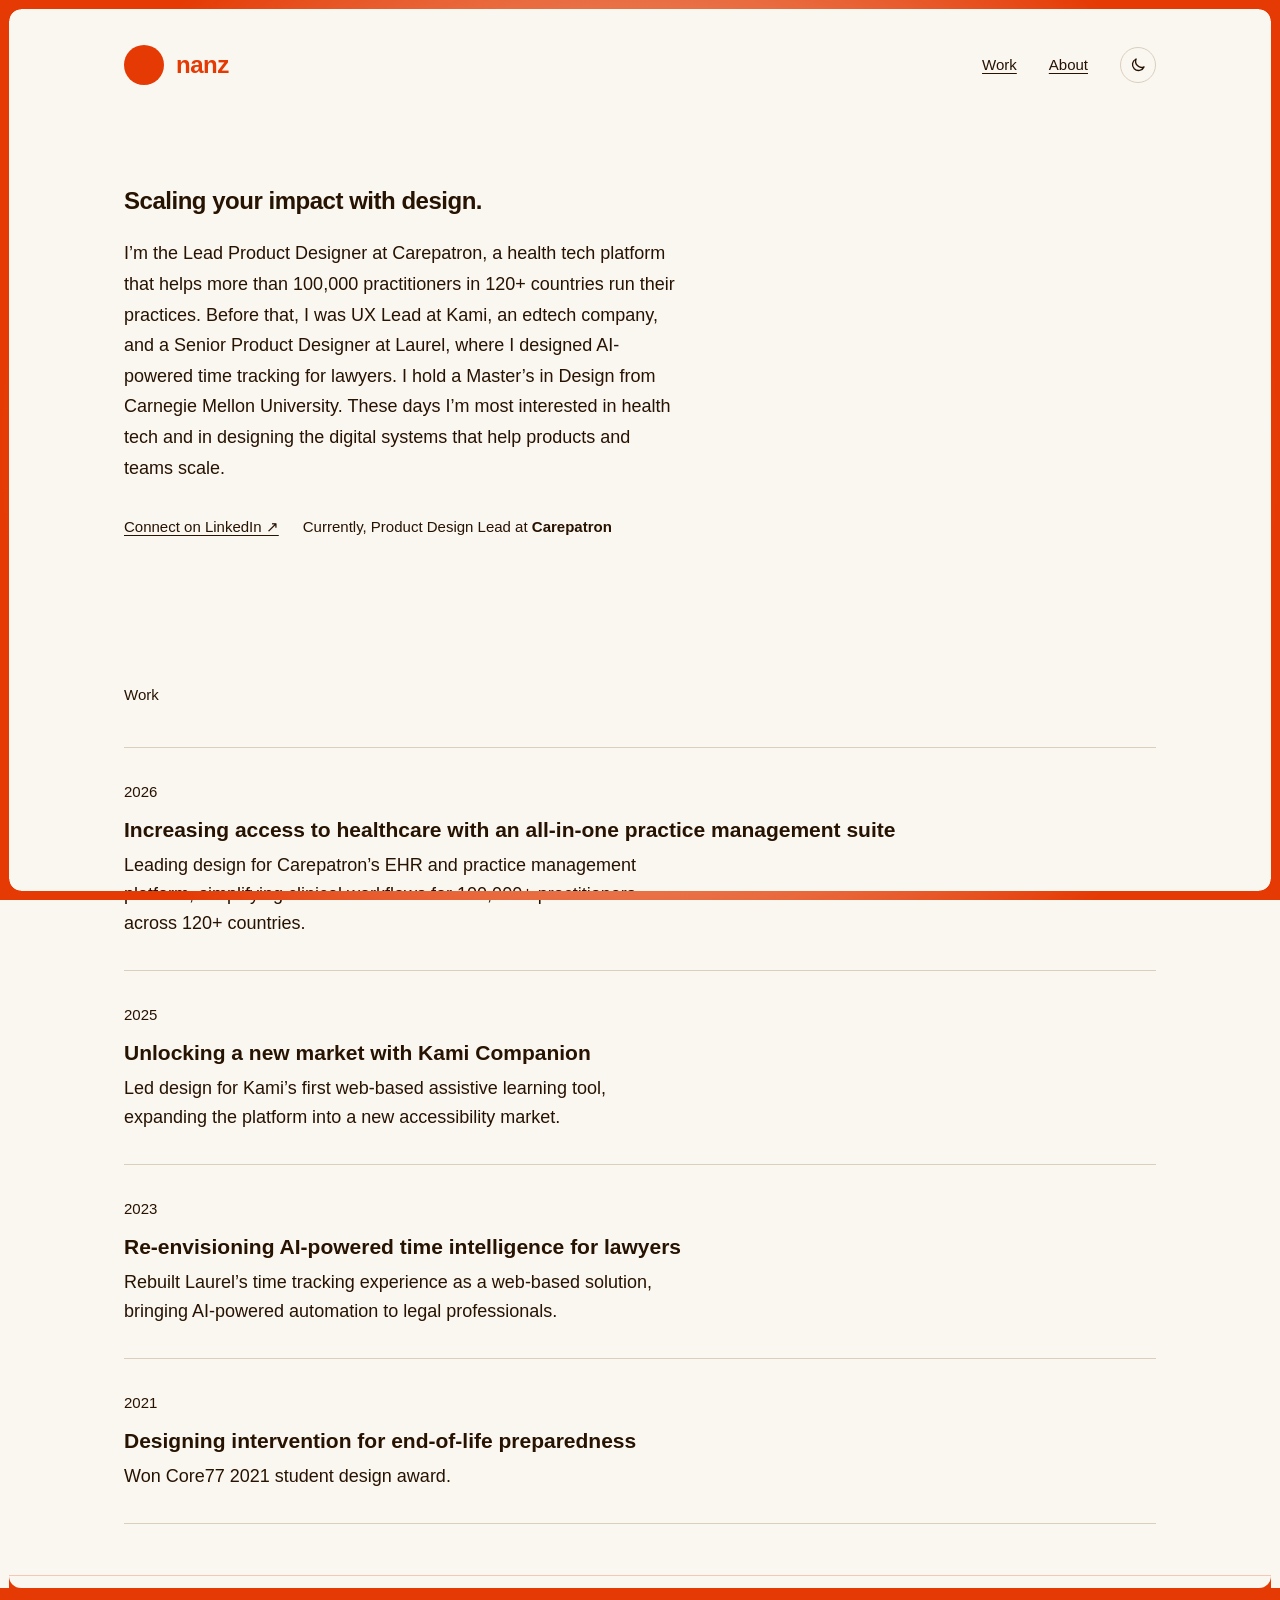
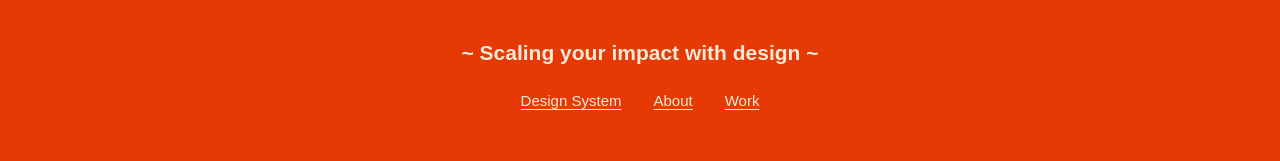
<file: index.html>
<!DOCTYPE html>
<html lang="en">
<head>
  <meta charset="UTF-8">
  <meta name="viewport" content="width=device-width, initial-scale=1.0">
  <meta http-equiv="Content-Security-Policy" content="default-src 'none'; script-src 'self'; style-src 'self'; font-src 'self'; img-src 'self' data:; base-uri 'none'; form-action 'none'">
  <title>Nanz Nair — Lead Product Designer</title>
  <script src="theme.js"></script>
  <script src="frame.js" defer></script>
  <link rel="stylesheet" href="css/tokens.css">
  <link rel="stylesheet" href="css/base.css">
  <link rel="stylesheet" href="css/layout.css">
  <link rel="stylesheet" href="css/components.css">
  <link rel="icon" type="image/png" href="images/nanz-photo.png">
</head>
<body>

  <!-- Navigation -->
  <nav class="nav">
    <div class="nav-inner">
      <a href="index.html" class="nav-logo" aria-label="Nanz Nair, home">nanz</a>
      <div class="nav-links">
        <a href="index.html#work">Work</a>
        <a href="about.html">About</a>
        <button type="button" class="theme-toggle" aria-label="Switch to dark mode" aria-pressed="false">
          <svg class="icon-moon" viewBox="0 0 24 24" fill="none" stroke="currentColor" stroke-width="1.8" stroke-linecap="round" stroke-linejoin="round" aria-hidden="true"><path d="M20 14.5A8 8 0 0 1 9.5 4a8 8 0 1 0 10.5 10.5Z"/></svg>
          <svg class="icon-sun" viewBox="0 0 24 24" fill="none" stroke="currentColor" stroke-width="1.8" stroke-linecap="round" stroke-linejoin="round" aria-hidden="true"><circle cx="12" cy="12" r="4"/><path d="M12 2v2M12 20v2M4.9 4.9l1.4 1.4M17.7 17.7l1.4 1.4M2 12h2M20 12h2M4.9 19.1l1.4-1.4M17.7 6.3l1.4-1.4"/></svg>
        </button>
      </div>
    </div>
  </nav>

  <!-- Hero Section -->
  <header class="hero">
    <div class="container">
      <h1 class="hero-headline">Scaling your impact with <span class="hero-design">design</span>.</h1>
      <p class="hero-subtitle">I&rsquo;m the Lead Product Designer at Carepatron, a health tech platform that helps more than 100,000 practitioners in 120+ countries run their practices. Before that, I was UX Lead at Kami, an edtech company, and a Senior Product Designer at Laurel, where I designed AI-powered time tracking for lawyers. I hold a Master&rsquo;s in Design from Carnegie Mellon University. These days I&rsquo;m most interested in health tech and in designing the digital systems that help products and teams scale.</p>
      <div class="hero-meta">
        <a href="https://www.linkedin.com/in/nanznair/" target="_blank" rel="noopener" class="hero-link">Connect on LinkedIn &#8599;</a>
        <span class="hero-role">Currently, Product Design Lead at <strong>Carepatron</strong></span>
      </div>
    </div>
  </header>

  <!-- Work: projects by date, newest first -->
  <section id="work" class="section">
    <div class="container">
      <h2 class="section-label">Work</h2>
      <ol class="project-list">
        <li class="project-list__item">
          <p class="project-list__date"><time datetime="2026">2026</time></p>
          <h3 class="project-list__title">Increasing access to healthcare with an all-in-one practice management suite</h3>
          <p class="project-list__desc">Leading design for Carepatron&rsquo;s EHR and practice management platform, simplifying clinical workflows for 100,000+ practitioners across 120+ countries.</p>
        </li>
        <li class="project-list__item">
          <p class="project-list__date"><time datetime="2025">2025</time></p>
          <h3 class="project-list__title">Unlocking a new market with Kami Companion</h3>
          <p class="project-list__desc">Led design for Kami&rsquo;s first web-based assistive learning tool, expanding the platform into a new accessibility market.</p>
        </li>
        <li class="project-list__item">
          <p class="project-list__date"><time datetime="2023">2023</time></p>
          <h3 class="project-list__title">Re-envisioning AI-powered time intelligence for lawyers</h3>
          <p class="project-list__desc">Rebuilt Laurel&rsquo;s time tracking experience as a web-based solution, bringing AI-powered automation to legal professionals.</p>
        </li>
        <li class="project-list__item">
          <p class="project-list__date"><time datetime="2021">2021</time></p>
          <h3 class="project-list__title">Designing intervention for end-of-life preparedness</h3>
          <p class="project-list__desc">Won Core77 2021 student design award.</p>
        </li>
      </ol>
    </div>
  </section>

  <!-- Footer -->
  <footer class="footer">
    <div class="container">
      <p class="footer-tagline">~ Scaling your impact with design ~</p>
      <nav class="footer-links" aria-label="Footer">
        <a href="design-system.html">Design System</a>
        <a href="about.html">About</a>
        <a href="index.html#work">Work</a>
      </nav>
    </div>
  </footer>

</body>
</html>
</file>
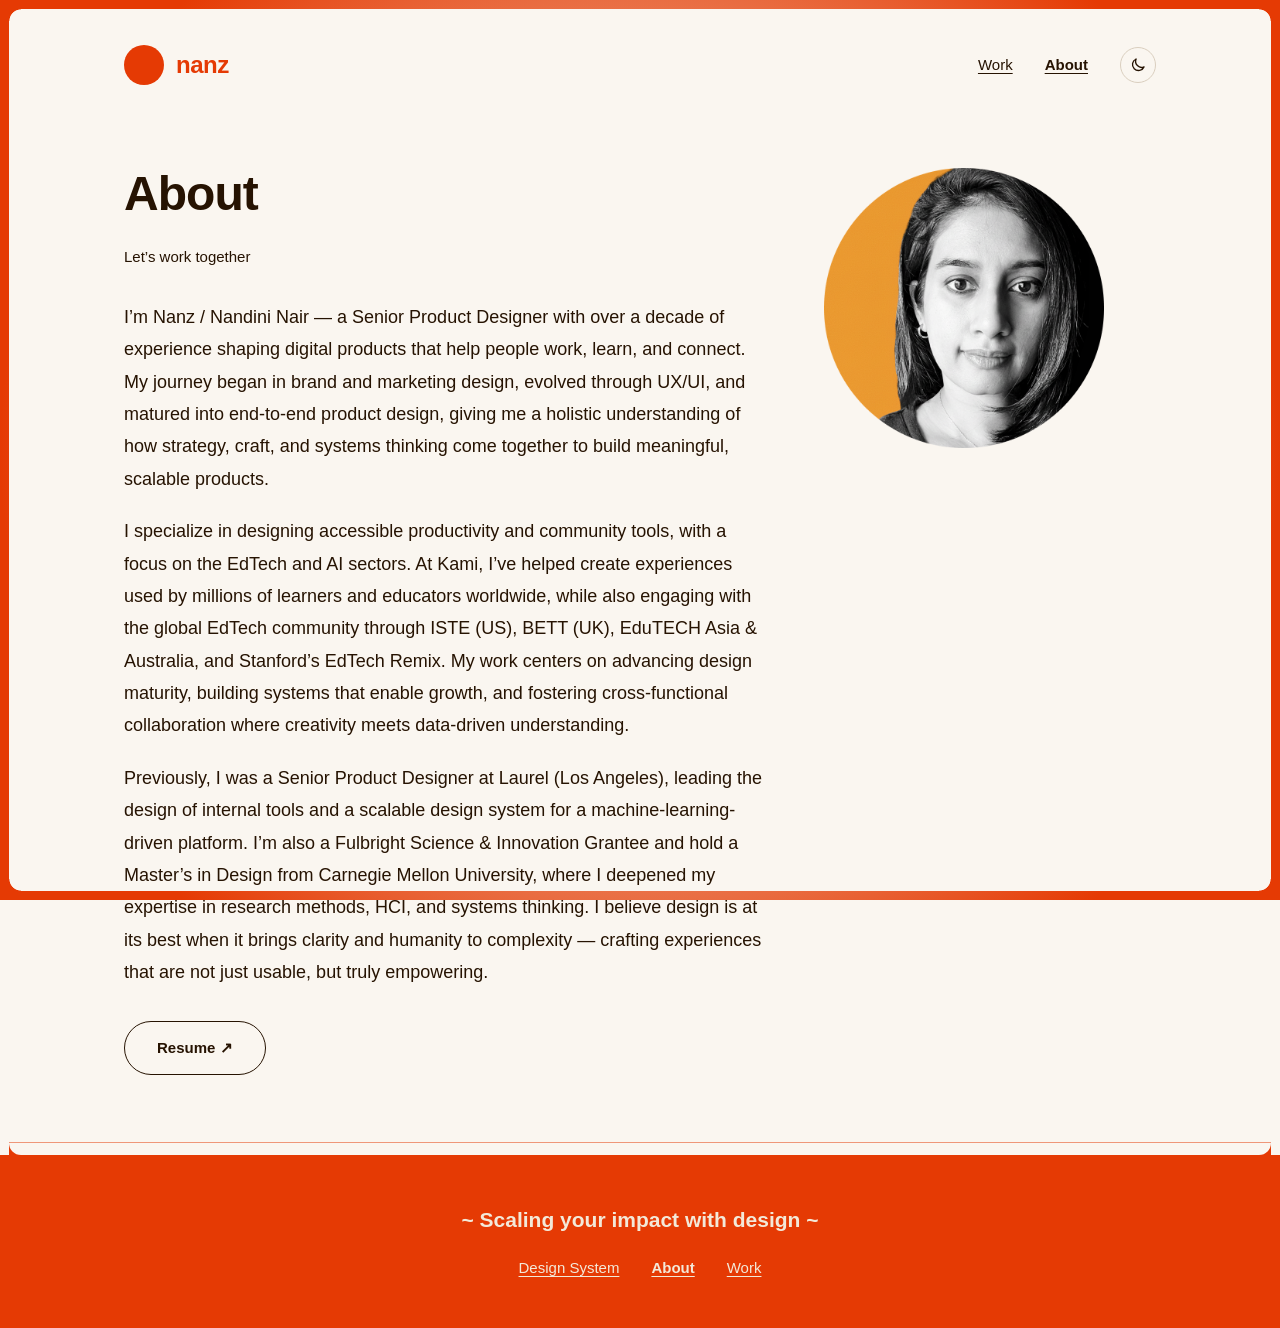
<file: about.html>
<!DOCTYPE html>
<html lang="en">
<head>
  <meta charset="UTF-8">
  <meta name="viewport" content="width=device-width, initial-scale=1.0">
  <meta http-equiv="Content-Security-Policy" content="default-src 'none'; script-src 'self'; style-src 'self'; font-src 'self'; img-src 'self' data:; base-uri 'none'; form-action 'none'">
  <title>About — Nanz Nair</title>
  <script src="theme.js"></script>
  <script src="frame.js" defer></script>
  <link rel="stylesheet" href="css/tokens.css">
  <link rel="stylesheet" href="css/base.css">
  <link rel="stylesheet" href="css/layout.css">
  <link rel="stylesheet" href="css/components.css">
  <link rel="icon" type="image/png" href="images/nanz-photo.png">
</head>
<body>

  <!-- Navigation -->
  <nav class="nav">
    <div class="nav-inner">
      <a href="index.html" class="nav-logo" aria-label="Nanz Nair, home">nanz</a>
      <div class="nav-links">
        <a href="index.html#work">Work</a>
        <a href="about.html" aria-current="page">About</a>
        <button type="button" class="theme-toggle" aria-label="Switch to dark mode" aria-pressed="false">
          <svg class="icon-moon" viewBox="0 0 24 24" fill="none" stroke="currentColor" stroke-width="1.8" stroke-linecap="round" stroke-linejoin="round" aria-hidden="true"><path d="M20 14.5A8 8 0 0 1 9.5 4a8 8 0 1 0 10.5 10.5Z"/></svg>
          <svg class="icon-sun" viewBox="0 0 24 24" fill="none" stroke="currentColor" stroke-width="1.8" stroke-linecap="round" stroke-linejoin="round" aria-hidden="true"><circle cx="12" cy="12" r="4"/><path d="M12 2v2M12 20v2M4.9 4.9l1.4 1.4M17.7 17.7l1.4 1.4M2 12h2M20 12h2M4.9 19.1l1.4-1.4M17.7 6.3l1.4-1.4"/></svg>
        </button>
      </div>
    </div>
  </nav>

  <!-- About -->
  <main id="about" class="section about">
    <div class="container">
      <div class="about-inner">
        <h1 class="page-title">About</h1>
        <p class="about-label">Let&rsquo;s work together</p>
        <p class="about-bio">I&rsquo;m Nanz / Nandini Nair &mdash; a Senior Product Designer with over a decade of experience shaping digital products that help people work, learn, and connect. My journey began in brand and marketing design, evolved through UX/UI, and matured into end-to-end product design, giving me a holistic understanding of how strategy, craft, and systems thinking come together to build meaningful, scalable products.</p>
        <p class="about-bio">I specialize in designing accessible productivity and community tools, with a focus on the EdTech and AI sectors. At Kami, I&rsquo;ve helped create experiences used by millions of learners and educators worldwide, while also engaging with the global EdTech community through ISTE (US), BETT (UK), EduTECH Asia &amp; Australia, and Stanford&rsquo;s EdTech Remix. My work centers on advancing design maturity, building systems that enable growth, and fostering cross-functional collaboration where creativity meets data-driven understanding.</p>
        <p class="about-bio">Previously, I was a Senior Product Designer at Laurel (Los Angeles), leading the design of internal tools and a scalable design system for a machine-learning-driven platform. I&rsquo;m also a Fulbright Science &amp; Innovation Grantee and hold a Master&rsquo;s in Design from Carnegie Mellon University, where I deepened my expertise in research methods, HCI, and systems thinking. I believe design is at its best when it brings clarity and humanity to complexity &mdash; crafting experiences that are not just usable, but truly empowering.</p>
        <a href="https://www.linkedin.com/in/nanznair/" target="_blank" rel="noopener" class="btn btn--outline">Resume &#8599;</a>
      </div>
      <div class="about-image">
        <img src="images/nanz-photo.png" alt="Nanz Nair">
      </div>
    </div>
  </main>

  <!-- Footer -->
  <footer class="footer">
    <div class="container">
      <p class="footer-tagline">~ Scaling your impact with design ~</p>
      <nav class="footer-links" aria-label="Footer">
        <a href="design-system.html">Design System</a>
        <a href="about.html" aria-current="page">About</a>
        <a href="index.html#work">Work</a>
      </nav>
    </div>
  </footer>

</body>
</html>
</file>
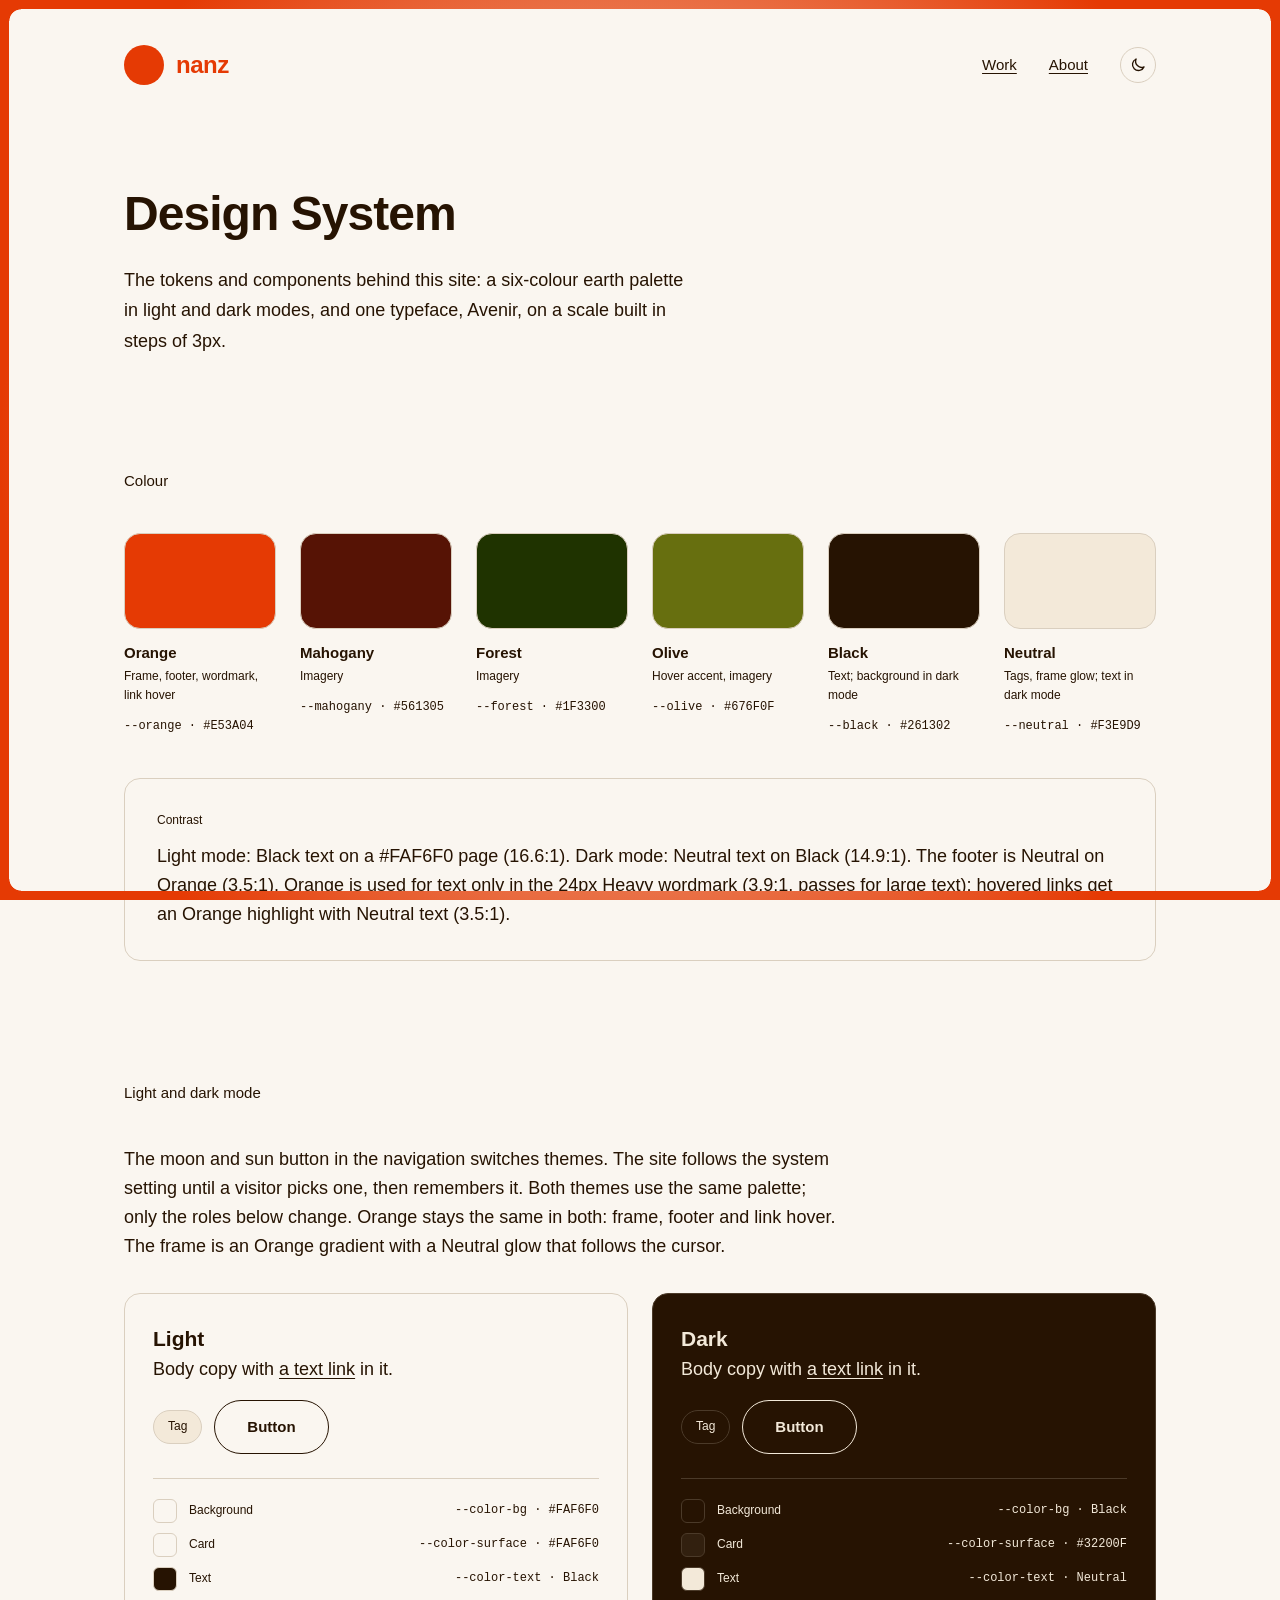
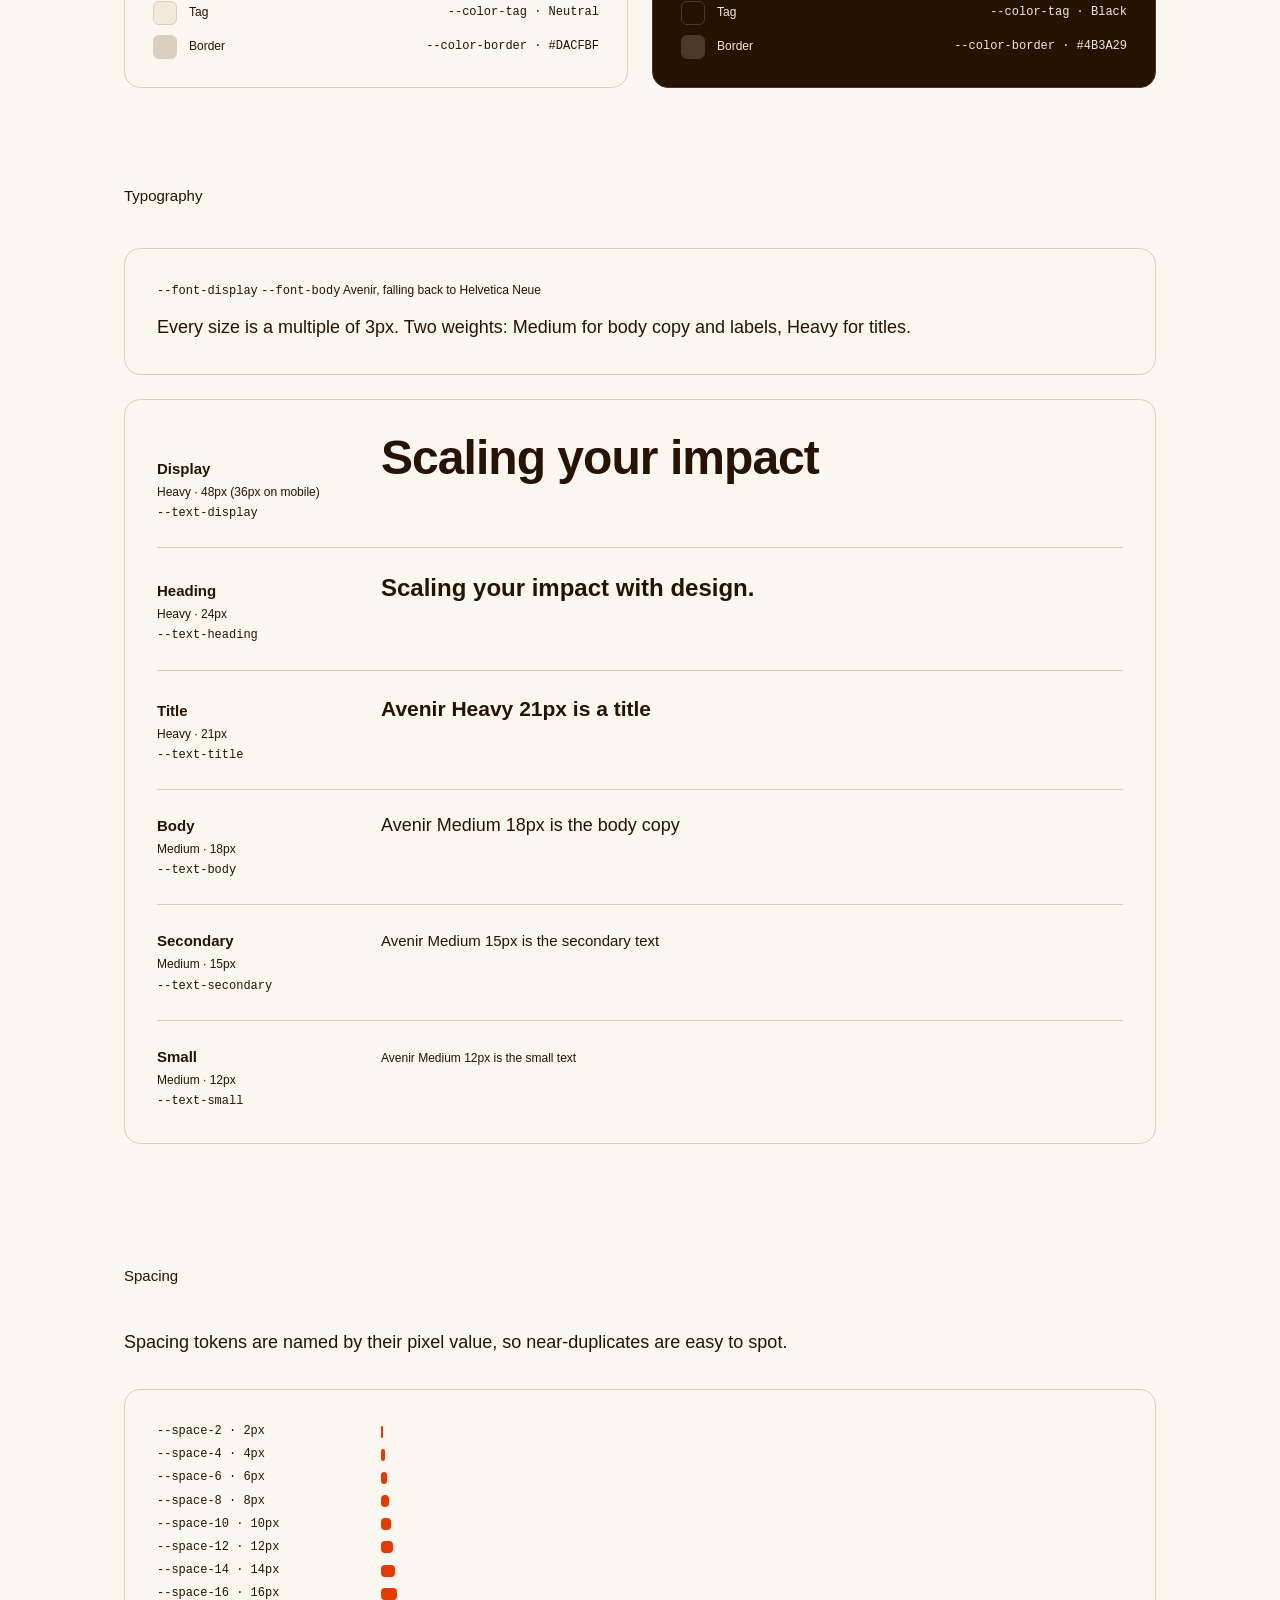
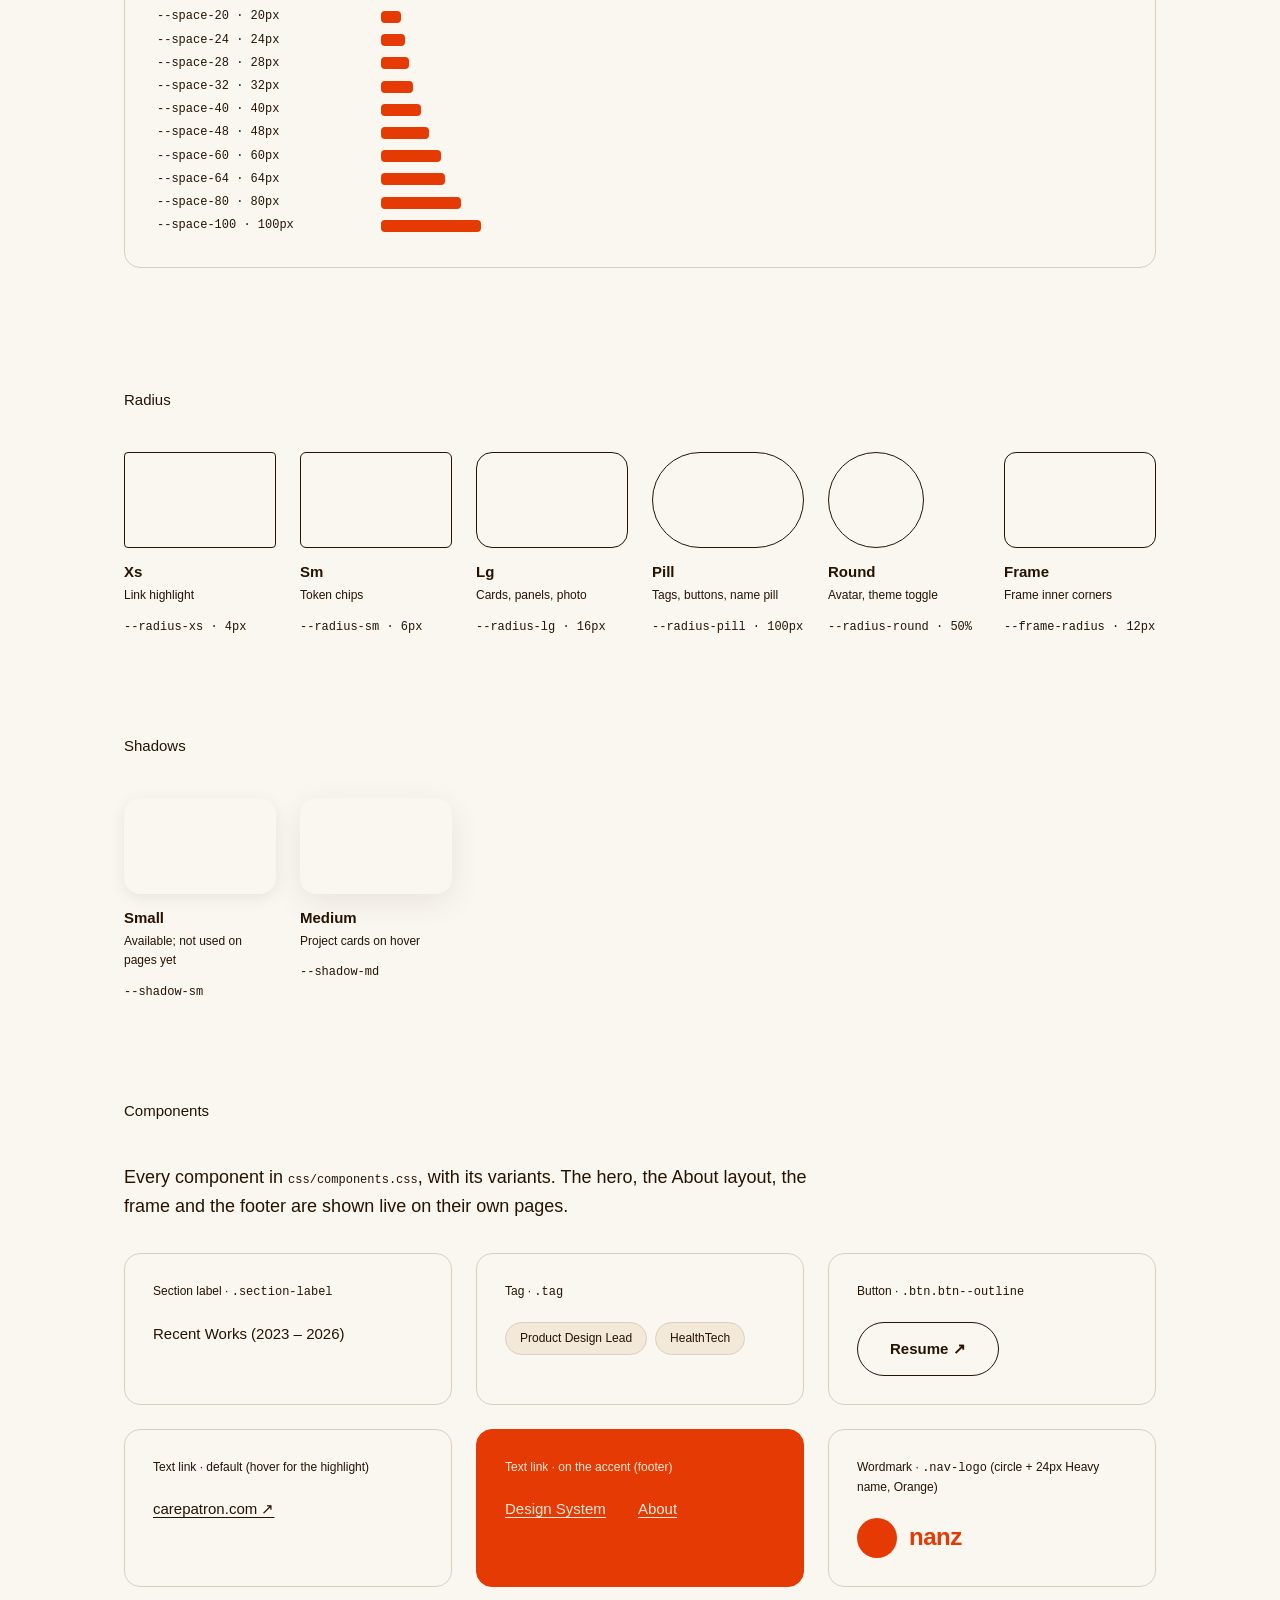
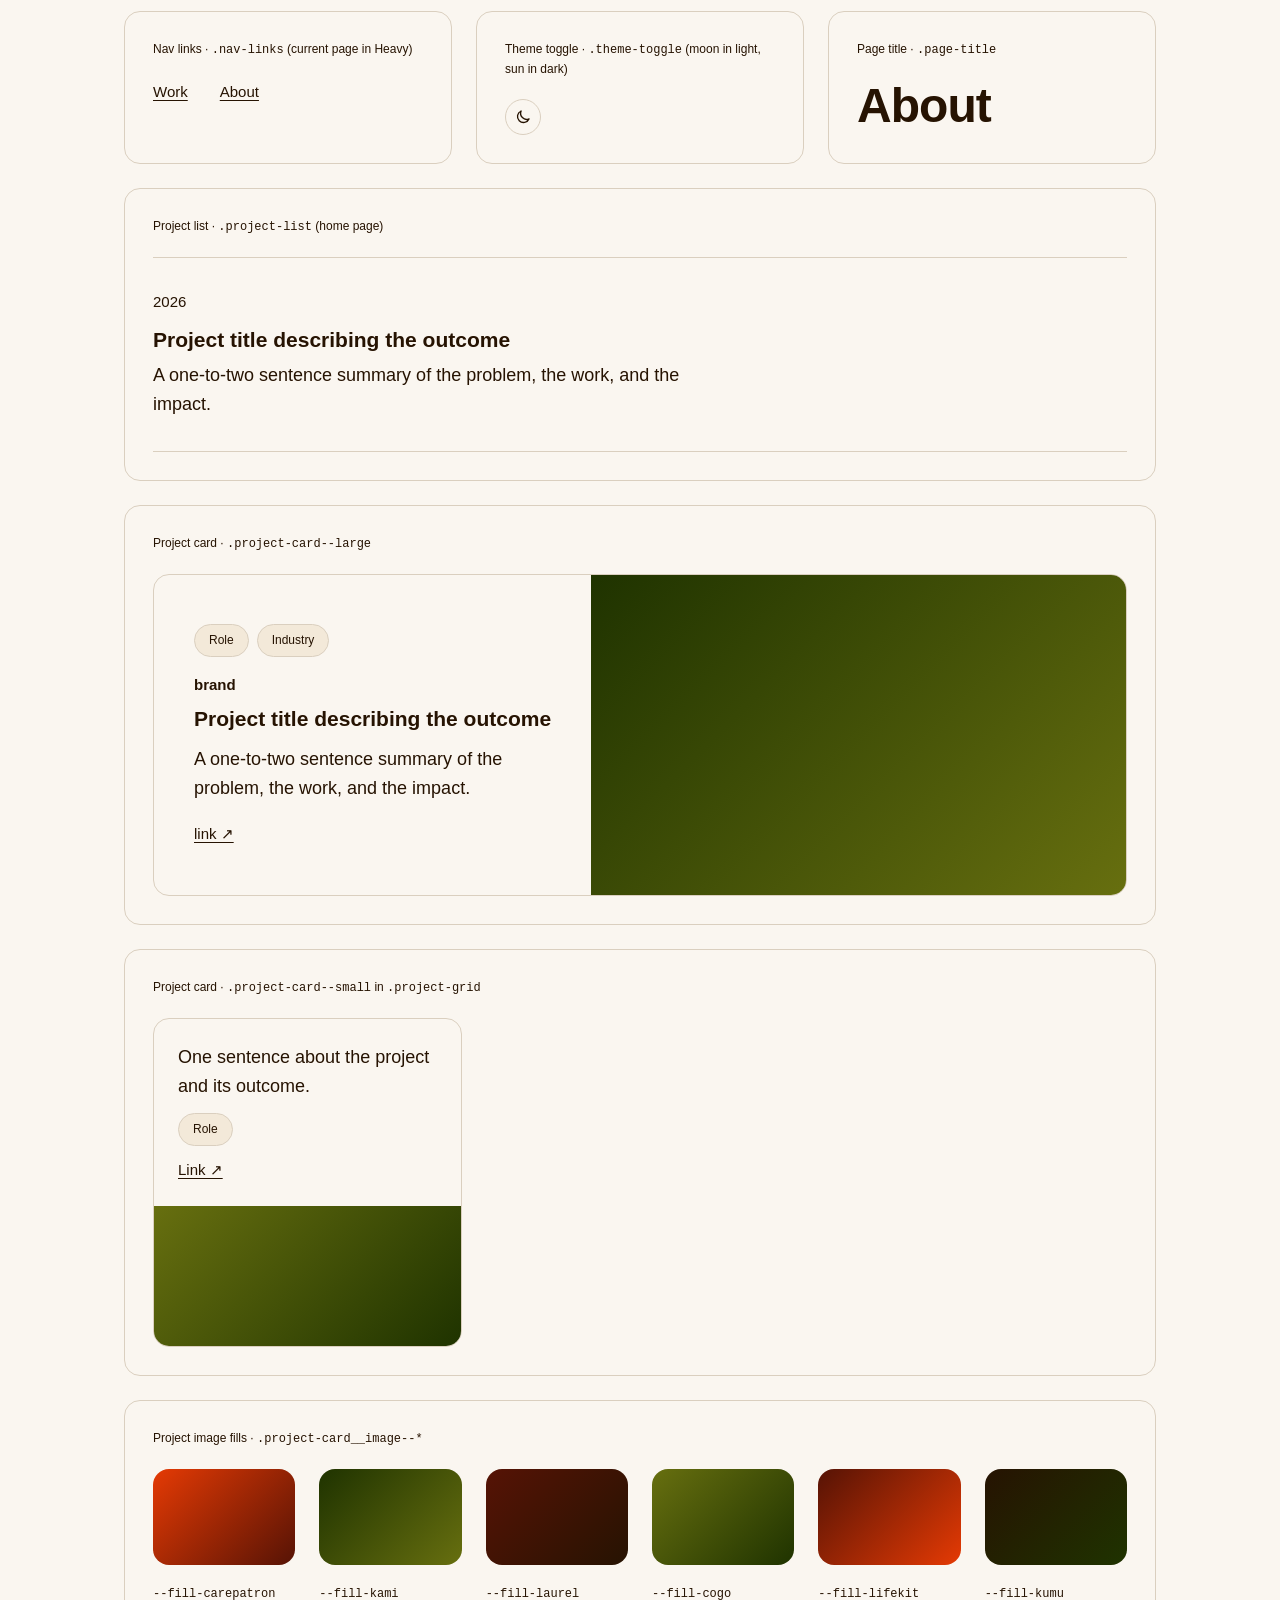
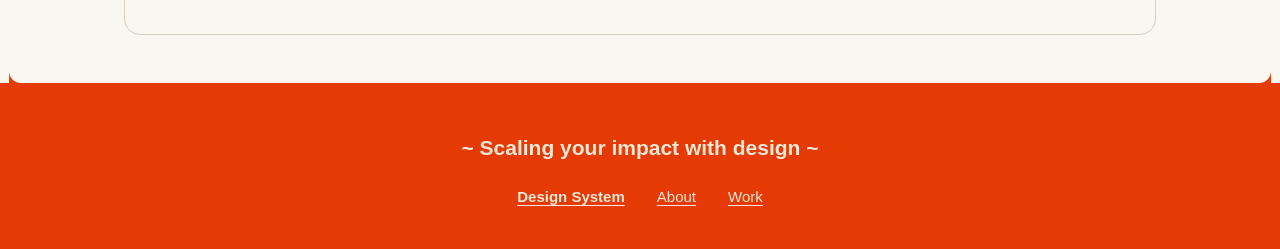
<file: design-system.html>
<!DOCTYPE html>
<html lang="en">
<head>
  <meta charset="UTF-8">
  <meta name="viewport" content="width=device-width, initial-scale=1.0">
  <meta http-equiv="Content-Security-Policy" content="default-src 'none'; script-src 'self'; style-src 'self'; font-src 'self'; img-src 'self' data:; base-uri 'none'; form-action 'none'">
  <title>Design System — Nanz Nair</title>
  <script src="theme.js"></script>
  <script src="frame.js" defer></script>
  <link rel="stylesheet" href="css/tokens.css">
  <link rel="stylesheet" href="css/base.css">
  <link rel="stylesheet" href="css/layout.css">
  <link rel="stylesheet" href="css/components.css">
  <link rel="icon" type="image/png" href="images/nanz-photo.png">
</head>
<body>

  <!-- Navigation -->
  <nav class="nav">
    <div class="nav-inner">
      <a href="index.html" class="nav-logo" aria-label="Nanz Nair, home">nanz</a>
      <div class="nav-links">
        <a href="index.html#work">Work</a>
        <a href="about.html">About</a>
        <button type="button" class="theme-toggle" aria-label="Switch to dark mode" aria-pressed="false">
          <svg class="icon-moon" viewBox="0 0 24 24" fill="none" stroke="currentColor" stroke-width="1.8" stroke-linecap="round" stroke-linejoin="round" aria-hidden="true"><path d="M20 14.5A8 8 0 0 1 9.5 4a8 8 0 1 0 10.5 10.5Z"/></svg>
          <svg class="icon-sun" viewBox="0 0 24 24" fill="none" stroke="currentColor" stroke-width="1.8" stroke-linecap="round" stroke-linejoin="round" aria-hidden="true"><circle cx="12" cy="12" r="4"/><path d="M12 2v2M12 20v2M4.9 4.9l1.4 1.4M17.7 17.7l1.4 1.4M2 12h2M20 12h2M4.9 19.1l1.4-1.4M17.7 6.3l1.4-1.4"/></svg>
        </button>
      </div>
    </div>
  </nav>

  <main class="ds">
    <header class="section ds-intro">
      <div class="container">
        <h1 class="page-title">Design System</h1>
        <p class="hero-subtitle">The tokens and components behind this site: a six-colour earth palette in light and dark modes, and one typeface, Avenir, on a scale built in steps of 3px.</p>
      </div>
    </header>

    <!-- Colour -->
    <section class="section ds-section">
      <div class="container">
        <h2 class="section-label">Colour</h2>
        <div class="swatch-grid">
          <div class="swatch"><div class="swatch__chip swatch__chip--orange"></div><p class="swatch__name">Orange</p><p class="swatch__role">Frame, footer, wordmark, link hover</p><code>--orange &middot; #E53A04</code></div>
          <div class="swatch"><div class="swatch__chip swatch__chip--mahogany"></div><p class="swatch__name">Mahogany</p><p class="swatch__role">Imagery</p><code>--mahogany &middot; #561305</code></div>
          <div class="swatch"><div class="swatch__chip swatch__chip--forest"></div><p class="swatch__name">Forest</p><p class="swatch__role">Imagery</p><code>--forest &middot; #1F3300</code></div>
          <div class="swatch"><div class="swatch__chip swatch__chip--olive"></div><p class="swatch__name">Olive</p><p class="swatch__role">Hover accent, imagery</p><code>--olive &middot; #676F0F</code></div>
          <div class="swatch"><div class="swatch__chip swatch__chip--black"></div><p class="swatch__name">Black</p><p class="swatch__role">Text; background in dark mode</p><code>--black &middot; #261302</code></div>
          <div class="swatch"><div class="swatch__chip swatch__chip--neutral"></div><p class="swatch__name">Neutral</p><p class="swatch__role">Tags, frame glow; text in dark mode</p><code>--neutral &middot; #F3E9D9</code></div>
        </div>
        <div class="type-specimen ds-note">
          <p class="type-specimen__meta">Contrast</p>
          <p class="type-body">Light mode: Black text on a #FAF6F0 page (16.6:1). Dark mode: Neutral text on Black (14.9:1). The footer is Neutral on Orange (3.5:1). Orange is used for text only in the 24px Heavy wordmark (3.9:1, passes for large text); hovered links get an Orange highlight with Neutral text (3.5:1).</p>
        </div>
      </div>
    </section>

    <!-- Themes -->
    <section class="section ds-section">
      <div class="container">
        <h2 class="section-label">Light and dark mode</h2>
        <p class="type-body ds-lede">The moon and sun button in the navigation switches themes. The site follows the system setting until a visitor picks one, then remembers it. Both themes use the same palette; only the roles below change. Orange stays the same in both: frame, footer and link hover. The frame is an Orange gradient with a Neutral glow that follows the cursor.</p>
        <div class="theme-grid">
        <div class="theme-preview" data-theme="light">
          <p class="type-title">Light</p>
          <p class="type-body">Body copy with <a href="#">a text link</a> in it.</p>
          <div class="theme-preview__demo">
            <span class="tag">Tag</span>
            <a href="#" class="btn btn--outline">Button</a>
          </div>
          <ul class="token-list">
            <li class="token"><span class="token__chip token__chip--bg"></span>Background<code>--color-bg &middot; #FAF6F0</code></li>
            <li class="token"><span class="token__chip token__chip--card"></span>Card<code>--color-surface &middot; #FAF6F0</code></li>
            <li class="token"><span class="token__chip token__chip--text"></span>Text<code>--color-text &middot; Black</code></li>
            <li class="token"><span class="token__chip token__chip--tag"></span>Tag<code>--color-tag &middot; Neutral</code></li>
            <li class="token"><span class="token__chip token__chip--border"></span>Border<code>--color-border &middot; #DACFBF</code></li>
          </ul>
        </div>
        <div class="theme-preview" data-theme="dark">
          <p class="type-title">Dark</p>
          <p class="type-body">Body copy with <a href="#">a text link</a> in it.</p>
          <div class="theme-preview__demo">
            <span class="tag">Tag</span>
            <a href="#" class="btn btn--outline">Button</a>
          </div>
          <ul class="token-list">
            <li class="token"><span class="token__chip token__chip--bg"></span>Background<code>--color-bg &middot; Black</code></li>
            <li class="token"><span class="token__chip token__chip--card"></span>Card<code>--color-surface &middot; #32200F</code></li>
            <li class="token"><span class="token__chip token__chip--text"></span>Text<code>--color-text &middot; Neutral</code></li>
            <li class="token"><span class="token__chip token__chip--tag"></span>Tag<code>--color-tag &middot; Black</code></li>
            <li class="token"><span class="token__chip token__chip--border"></span>Border<code>--color-border &middot; #4B3A29</code></li>
          </ul>
        </div>
        </div>
      </div>
    </section>

    <!-- Typography -->
    <section class="section ds-section">
      <div class="container">
        <h2 class="section-label">Typography</h2>
        <div class="type-specimen">
          <p class="type-specimen__meta"><code>--font-display</code> <code>--font-body</code> Avenir, falling back to Helvetica Neue</p>
          <p class="type-body">Every size is a multiple of 3px. Two weights: Medium for body copy and labels, Heavy for titles.</p>
        </div>
        <div class="type-specimen type-specimen--scale">
          <div class="type-row">
            <p class="type-row__meta"><strong>Display</strong>Heavy &middot; 48px (36px on mobile)<code>--text-display</code></p>
            <p class="type-row__sample type-display">Scaling your impact</p>
          </div>
          <div class="type-row">
            <p class="type-row__meta"><strong>Heading</strong>Heavy &middot; 24px<code>--text-heading</code></p>
            <p class="type-row__sample type-heading">Scaling your impact with design.</p>
          </div>
          <div class="type-row">
            <p class="type-row__meta"><strong>Title</strong>Heavy &middot; 21px<code>--text-title</code></p>
            <p class="type-row__sample type-title">Avenir Heavy 21px is a title</p>
          </div>
          <div class="type-row">
            <p class="type-row__meta"><strong>Body</strong>Medium &middot; 18px<code>--text-body</code></p>
            <p class="type-row__sample type-body">Avenir Medium 18px is the body copy</p>
          </div>
          <div class="type-row">
            <p class="type-row__meta"><strong>Secondary</strong>Medium &middot; 15px<code>--text-secondary</code></p>
            <p class="type-row__sample type-secondary">Avenir Medium 15px is the secondary text</p>
          </div>
          <div class="type-row">
            <p class="type-row__meta"><strong>Small</strong>Medium &middot; 12px<code>--text-small</code></p>
            <p class="type-row__sample type-small">Avenir Medium 12px is the small text</p>
          </div>
        </div>
      </div>
    </section>

    <!-- Spacing -->
    <section class="section ds-section">
      <div class="container">
        <h2 class="section-label">Spacing</h2>
        <p class="type-body ds-lede">Spacing tokens are named by their pixel value, so near-duplicates are easy to spot.</p>
        <div class="type-specimen space-list">
          <div class="space-row"><code>--space-2 &middot; 2px</code><span class="space-bar space-bar--2"></span></div>
          <div class="space-row"><code>--space-4 &middot; 4px</code><span class="space-bar space-bar--4"></span></div>
          <div class="space-row"><code>--space-6 &middot; 6px</code><span class="space-bar space-bar--6"></span></div>
          <div class="space-row"><code>--space-8 &middot; 8px</code><span class="space-bar space-bar--8"></span></div>
          <div class="space-row"><code>--space-10 &middot; 10px</code><span class="space-bar space-bar--10"></span></div>
          <div class="space-row"><code>--space-12 &middot; 12px</code><span class="space-bar space-bar--12"></span></div>
          <div class="space-row"><code>--space-14 &middot; 14px</code><span class="space-bar space-bar--14"></span></div>
          <div class="space-row"><code>--space-16 &middot; 16px</code><span class="space-bar space-bar--16"></span></div>
          <div class="space-row"><code>--space-20 &middot; 20px</code><span class="space-bar space-bar--20"></span></div>
          <div class="space-row"><code>--space-24 &middot; 24px</code><span class="space-bar space-bar--24"></span></div>
          <div class="space-row"><code>--space-28 &middot; 28px</code><span class="space-bar space-bar--28"></span></div>
          <div class="space-row"><code>--space-32 &middot; 32px</code><span class="space-bar space-bar--32"></span></div>
          <div class="space-row"><code>--space-40 &middot; 40px</code><span class="space-bar space-bar--40"></span></div>
          <div class="space-row"><code>--space-48 &middot; 48px</code><span class="space-bar space-bar--48"></span></div>
          <div class="space-row"><code>--space-60 &middot; 60px</code><span class="space-bar space-bar--60"></span></div>
          <div class="space-row"><code>--space-64 &middot; 64px</code><span class="space-bar space-bar--64"></span></div>
          <div class="space-row"><code>--space-80 &middot; 80px</code><span class="space-bar space-bar--80"></span></div>
          <div class="space-row"><code>--space-100 &middot; 100px</code><span class="space-bar space-bar--100"></span></div>
        </div>
      </div>
    </section>

    <!-- Radius -->
    <section class="section ds-section">
      <div class="container">
        <h2 class="section-label">Radius</h2>
        <div class="swatch-grid">
          <div class="swatch"><div class="radius-demo radius-demo--xs"></div><p class="swatch__name">Xs</p><p class="swatch__role">Link highlight</p><code>--radius-xs &middot; 4px</code></div>
          <div class="swatch"><div class="radius-demo radius-demo--sm"></div><p class="swatch__name">Sm</p><p class="swatch__role">Token chips</p><code>--radius-sm &middot; 6px</code></div>
          <div class="swatch"><div class="radius-demo radius-demo--lg"></div><p class="swatch__name">Lg</p><p class="swatch__role">Cards, panels, photo</p><code>--radius-lg &middot; 16px</code></div>
          <div class="swatch"><div class="radius-demo radius-demo--pill"></div><p class="swatch__name">Pill</p><p class="swatch__role">Tags, buttons, name pill</p><code>--radius-pill &middot; 100px</code></div>
          <div class="swatch"><div class="radius-demo radius-demo--round"></div><p class="swatch__name">Round</p><p class="swatch__role">Avatar, theme toggle</p><code>--radius-round &middot; 50%</code></div>
          <div class="swatch"><div class="radius-demo radius-demo--frame"></div><p class="swatch__name">Frame</p><p class="swatch__role">Frame inner corners</p><code>--frame-radius &middot; 12px</code></div>
        </div>
      </div>
    </section>

    <!-- Shadows -->
    <section class="section ds-section">
      <div class="container">
        <h2 class="section-label">Shadows</h2>
        <div class="swatch-grid">
          <div class="swatch"><div class="shadow-demo shadow-demo--sm"></div><p class="swatch__name">Small</p><p class="swatch__role">Available; not used on pages yet</p><code>--shadow-sm</code></div>
          <div class="swatch"><div class="shadow-demo shadow-demo--md"></div><p class="swatch__name">Medium</p><p class="swatch__role">Project cards on hover</p><code>--shadow-md</code></div>
        </div>
      </div>
    </section>

    <!-- Components -->
    <section class="section ds-section">
      <div class="container">
        <h2 class="section-label">Components</h2>
        <p class="type-body ds-lede">Every component in <code>css/components.css</code>, with its variants. The hero, the About layout, the frame and the footer are shown live on their own pages.</p>
        <div class="component-grid">
          <div class="component">
            <p class="component__name">Section label &middot; <code>.section-label</code></p>
            <div class="component__demo">
              <p class="section-label ds-flush">Recent Works (2023 &ndash; 2026)</p>
            </div>
          </div>
          <div class="component">
            <p class="component__name">Tag &middot; <code>.tag</code></p>
            <div class="component__demo">
              <span class="tag">Product Design Lead</span>
              <span class="tag">HealthTech</span>
            </div>
          </div>
          <div class="component">
            <p class="component__name">Button &middot; <code>.btn.btn--outline</code></p>
            <div class="component__demo">
              <a href="#" class="btn btn--outline">Resume &#8599;</a>
            </div>
          </div>
          <div class="component">
            <p class="component__name">Text link &middot; default (hover for the highlight)</p>
            <div class="component__demo">
              <a href="#" class="project-card__link">carepatron.com &#8599;</a>
            </div>
          </div>
          <div class="component ds-accent-panel">
            <p class="component__name">Text link &middot; on the accent (footer)</p>
            <div class="component__demo">
              <div class="footer-links ds-flush">
                <a href="#">Design System</a>
                <a href="#">About</a>
              </div>
            </div>
          </div>
          <div class="component">
            <p class="component__name">Wordmark &middot; <code>.nav-logo</code> (circle + 24px Heavy name, Orange)</p>
            <div class="component__demo">
              <a href="#" class="nav-logo" aria-label="Nanz Nair, home">nanz</a>
            </div>
          </div>
          <div class="component">
            <p class="component__name">Nav links &middot; <code>.nav-links</code> (current page in Heavy)</p>
            <div class="component__demo">
              <div class="nav-links">
                <a href="#">Work</a>
                <a href="#">About</a>
              </div>
            </div>
          </div>
          <div class="component">
            <p class="component__name">Theme toggle &middot; <code>.theme-toggle</code> (moon in light, sun in dark)</p>
            <div class="component__demo">
              <span class="theme-toggle" aria-hidden="true"><svg class="icon-moon" viewBox="0 0 24 24" fill="none" stroke="currentColor" stroke-width="1.8" stroke-linecap="round" stroke-linejoin="round" aria-hidden="true"><path d="M20 14.5A8 8 0 0 1 9.5 4a8 8 0 1 0 10.5 10.5Z"/></svg><svg class="icon-sun" viewBox="0 0 24 24" fill="none" stroke="currentColor" stroke-width="1.8" stroke-linecap="round" stroke-linejoin="round" aria-hidden="true"><circle cx="12" cy="12" r="4"/><path d="M12 2v2M12 20v2M4.9 4.9l1.4 1.4M17.7 17.7l1.4 1.4M2 12h2M20 12h2M4.9 19.1l1.4-1.4M17.7 6.3l1.4-1.4"/></svg></span>
            </div>
          </div>
          <div class="component">
            <p class="component__name">Page title &middot; <code>.page-title</code></p>
            <div class="component__demo">
              <p class="page-title ds-flush">About</p>
            </div>
          </div>
        </div>

        <div class="component component--wide ds-stack">
          <p class="component__name">Project list &middot; <code>.project-list</code> (home page)</p>
          <ol class="project-list">
            <li class="project-list__item">
              <p class="project-list__date"><time datetime="2026">2026</time></p>
              <h3 class="project-list__title">Project title describing the outcome</h3>
              <p class="project-list__desc">A one-to-two sentence summary of the problem, the work, and the impact.</p>
            </li>
          </ol>
        </div>

        <div class="component component--wide ds-stack">
          <p class="component__name">Project card &middot; <code>.project-card--large</code></p>
          <div class="project-card project-card--large">
            <div class="project-card__info">
              <div class="project-card__tags">
                <span class="tag">Role</span>
                <span class="tag">Industry</span>
              </div>
              <p class="project-card__brand">brand</p>
              <h3 class="project-card__title">Project title describing the outcome</h3>
              <p class="project-card__desc">A one-to-two sentence summary of the problem, the work, and the impact.</p>
              <a href="#" class="project-card__link">link &#8599;</a>
            </div>
            <div class="project-card__image project-card__image--kami"></div>
          </div>
        </div>

        <div class="component component--wide ds-stack">
          <p class="component__name">Project card &middot; <code>.project-card--small</code> in <code>.project-grid</code></p>
          <div class="project-grid">
            <div class="project-card project-card--small">
              <div class="project-card__info">
                <p class="project-card__desc">One sentence about the project and its outcome.</p>
                <span class="tag">Role</span>
                <a href="#" class="project-card__link">Link &#8599;</a>
              </div>
              <div class="project-card__image project-card__image--cogo"></div>
            </div>
          </div>
        </div>

        <div class="component component--wide ds-stack">
          <p class="component__name">Project image fills &middot; <code>.project-card__image--*</code></p>
          <div class="swatch-grid">
            <div class="swatch"><div class="fill-chip project-card__image project-card__image--carepatron"></div><code>--fill-carepatron</code></div>
            <div class="swatch"><div class="fill-chip project-card__image project-card__image--kami"></div><code>--fill-kami</code></div>
            <div class="swatch"><div class="fill-chip project-card__image project-card__image--laurel"></div><code>--fill-laurel</code></div>
            <div class="swatch"><div class="fill-chip project-card__image project-card__image--cogo"></div><code>--fill-cogo</code></div>
            <div class="swatch"><div class="fill-chip project-card__image project-card__image--lifekit"></div><code>--fill-lifekit</code></div>
            <div class="swatch"><div class="fill-chip project-card__image project-card__image--kumu"></div><code>--fill-kumu</code></div>
          </div>
        </div>
      </div>
    </section>
  </main>

  <!-- Footer -->
  <footer class="footer">
    <div class="container">
      <p class="footer-tagline">~ Scaling your impact with design ~</p>
      <nav class="footer-links" aria-label="Footer">
        <a href="design-system.html" aria-current="page">Design System</a>
        <a href="about.html">About</a>
        <a href="index.html#work">Work</a>
      </nav>
    </div>
  </footer>

</body>
</html>
</file>
<file: css/tokens.css>
/* ==========================================================================
   Tokens: the only file with raw values (colours, font names, sizes).
   Everything else uses var(--…). Need a new value? Add a token here first.

   Load order on every page: tokens.css, base.css, layout.css, components.css

   Breakpoints (custom properties don't work inside media queries, so these
   are written literally in components.css; keep them in sync):
     --bp-md: 768px   tablet and below: single-column cards, smaller display type
     --bp-sm: 480px   phone: shorter nav, stacked hero meta
   ========================================================================== */

/* Fonts: Avenir ships with macOS and iOS. Each face is pinned by name because
   asking for Avenir by weight alone returns the wrong faces (800 misses Heavy). */
@font-face { font-family: 'Avenir Local'; src: local('Avenir-Medium'), local('Avenir Medium'); font-weight: 500; }
@font-face { font-family: 'Avenir Local'; src: local('Avenir-Heavy'), local('Avenir Heavy'); font-weight: 800; }

:root {
  /* ---- Palette (raw values) ---- */
  --orange: #e53a04;
  --mahogany: #561305;
  --forest: #1f3300;
  --olive: #676f0f;
  --black: #261302;
  --neutral: #f3e9d9;

  /* Mixed from the palette for interface surfaces */
  --cream-50: #faf6f0;       /* neutral 40% on white: light page and cards */
  --cream-200: #dacfbf;      /* black 12% on neutral: light border */
  --brown-850: #4b3a29;      /* neutral 18% on black: dark border */
  --brown-900: #32200f;      /* neutral 6% on black: dark cards */
  --shadow-brown: rgba(38, 19, 2, 0.08);
  --shadow-black: rgba(0, 0, 0, 0.35);

  /* ---- Colour roles that don't change with the theme ---- */
  --color-accent: var(--orange);           /* frame, footer, link-hover highlight; never small text */
  --color-brand: var(--orange);            /* wordmark: large text only (24px+ Heavy) */
  --color-frame-glow: var(--neutral);        /* frame gradient colour nearest the cursor */
  --color-on-accent: var(--neutral);       /* text on Orange: 3.5:1 */
  --color-inverse: var(--black);           /* footer link hover highlight */
  --color-on-inverse: var(--neutral);

  /* Project image fills (placeholders until real images) */
  --fill-carepatron: linear-gradient(135deg, var(--orange), var(--mahogany));
  --fill-kami: linear-gradient(135deg, var(--forest), var(--olive));
  --fill-laurel: linear-gradient(135deg, var(--mahogany), var(--black));
  --fill-cogo: linear-gradient(135deg, var(--olive), var(--forest));
  --fill-lifekit: linear-gradient(135deg, var(--mahogany), var(--orange));
  --fill-kumu: linear-gradient(135deg, var(--black), var(--forest));
  --fill-highlight: linear-gradient(90deg, var(--orange), var(--olive), var(--orange));
  --fill-highlight-size: 200% 100%;

  /* Cursors: an Orange dot by default; a Black pointing hand (Neutral outline,
     so it shows in dark mode too) over links and buttons, hotspot at the fingertip */
  --cursor-default: url('data:image/svg+xml,<svg xmlns="http://www.w3.org/2000/svg" width="20" height="20"><circle cx="10" cy="10" r="8" fill="%23e53a04"/></svg>') 10 10, auto;
  --cursor-pointer: url('data:image/svg+xml,<svg xmlns="http://www.w3.org/2000/svg" width="24" height="24" viewBox="0 0 24 24"><path d="M9 14V3.5a1.5 1.5 0 0 1 3 0V10V8.7a1.5 1.5 0 0 1 3 0V10.5V9.7a1.5 1.5 0 0 1 3 0V11.5V11a1.5 1.5 0 0 1 3 0V16a6 6 0 0 1-6 6h-1.6a6 6 0 0 1-4.7-2.3l-3.3-4.2a1.6 1.6 0 0 1 2.4-2.1L9 15.3Z" fill="%23261302" stroke="%23f3e9d9" stroke-width="1.2" stroke-linejoin="round"/></svg>') 10 2, pointer;
  --cursor-active: var(--cursor-pointer);

  /* ---- Typography ---- */
  --font-display: 'Avenir Local', 'Avenir', 'Helvetica Neue', Helvetica, Arial, sans-serif;
  --font-body: 'Avenir Local', 'Avenir', 'Helvetica Neue', Helvetica, Arial, sans-serif;
  --font-mono: ui-monospace, SFMono-Regular, Menlo, monospace;
  --weight-medium: 500;
  --weight-heavy: 800;

  /* Type scale: multiples of 3px */
  --text-small: 0.75rem;       /* 12px  Medium: small text */
  --text-secondary: 0.9375rem; /* 15px  Medium: secondary */
  --text-body: 1.125rem;       /* 18px  Medium: body copy */
  --text-title: 1.3125rem;     /* 21px  Heavy: title */
  --text-heading: 1.5rem;      /* 24px  Heavy: hero headline */
  --text-display-sm: 2.25rem;  /* 36px  Heavy: display on tablet and below */
  --text-display: 3rem;        /* 48px  Heavy: page titles */

  --leading-tight: 1.1;
  --leading-snug: 1.3;
  --leading-normal: 1.6;
  --leading-relaxed: 1.7;
  --leading-loose: 1.8;
  --tracking-tight: -0.02em;

  /* ---- Spacing (named by pixel value) ---- */
  --space-2: 2px;
  --space-4: 4px;
  --space-6: 6px;
  --space-8: 8px;
  --space-10: 10px;
  --space-12: 12px;
  --space-14: 14px;
  --space-16: 16px;
  --space-20: 20px;
  --space-24: 24px;
  --space-28: 28px;
  --space-32: 32px;
  --space-40: 40px;
  --space-48: 48px;
  --space-60: 60px;
  --space-64: 64px;
  --space-80: 80px;
  --space-100: 100px;

  /* ---- Radius ---- */
  --radius-xs: 4px;       /* link highlight */
  --radius-sm: 6px;       /* token chips */
  --radius-lg: 16px;      /* cards, panels, photo */
  --radius-pill: 100px;   /* tags, buttons, name pill */
  --radius-round: 50%;    /* avatar, theme toggle */

  /* ---- Borders, lines, motion offsets ---- */
  --border-strong: 1.5px;       /* outline button */
  --underline-offset: 3px;
  --link-bleed: 3px;            /* link highlight extends this far past the text */
  --lift: 2px;                  /* card hover rise */

  /* ---- Frame ---- */
  --frame: 9px;
  --frame-radius: 12px;         /* inner corners only: Chrome's macOS window corner (~21px) minus --frame, so the band stays even */
  --frame-glow: 50vmax;         /* how far the cursor glow spreads along the frame */
  --frame-follow: 0.2s;         /* how quickly the glow catches up with the cursor */
  --mask-solid: #000;           /* opaque fill for mask layers (only alpha matters) */
  --mask-feather: 0.75px;       /* softens curved mask edges */

  /* ---- Sizes ---- */
  --content-width: 1080px;
  --gutter: calc(var(--frame) + var(--space-24));  /* side padding, measured from inside the frame */
  --gutter-sm: calc(var(--frame) + var(--space-32));  /* side padding on tablet and phone */
  --content-max: calc(var(--content-width) + 2 * var(--frame));  /* keeps the text column 1032px wide */
  --measure: 560px;             /* hero subtitle, card descriptions */
  --measure-wide: 640px;        /* About bio */
  --measure-lede: 720px;        /* style guide intro */
  --nav-height: 64px;
  --nav-height-sm: 56px;
  --avatar: 40px;
  --toggle: 36px;
  --icon: 18px;
  --chip: 24px;                 /* style guide token chip */
  --swatch: 96px;               /* style guide swatch height */
  --swatch-min: 140px;          /* style guide swatch column */
  --type-label: 200px;          /* style guide type-scale label column */
  --about-image: 280px;
  --about-image-max: 320px;
  --card-info: 45%;             /* large card text column */
  --card-image-min: 200px;
  --card-image-min-lg: 320px;
  --card-image-min-sm: 140px;

  /* ---- Layers ---- */
  --z-nav: 100;
  --z-frame: 1000;
}

/* ---- Themed colour roles ----
   theme.js sets data-theme on <html>. Any element can also carry data-theme to
   show the other theme locally (the style guide previews do this), so every
   token that depends on a themed value is defined here, not on :root alone. */
:root,
[data-theme="light"] {
  --color-bg: var(--cream-50);
  --color-surface: var(--cream-50);
  --color-text: var(--black);
  --color-tag: var(--neutral);
  --color-border: var(--cream-200);
  --shadow-sm: 0 4px 16px var(--shadow-brown);
  --shadow-md: 0 8px 32px var(--shadow-brown);
}

[data-theme="dark"] {
  --color-bg: var(--black);
  --color-surface: var(--brown-900);
  --color-text: var(--neutral);
  --color-tag: var(--black);
  --color-border: var(--brown-850);
  --shadow-sm: 0 4px 16px var(--shadow-black);
  --shadow-md: 0 8px 32px var(--shadow-black);
}
</file>
<file: css/base.css>
/* ==========================================================================
   Base: reset and element defaults. Values come from tokens.css.
   ========================================================================== */

/* ---- Reset ---- */
*, *::before, *::after { margin: 0; padding: 0; box-sizing: border-box; }

/* ---- Theme: lets the browser draw scrollbars and form controls to match ---- */
:root,
[data-theme="light"] { color-scheme: light; }
[data-theme="dark"] { color-scheme: dark; }

/* ---- Document ---- */
html {
  scroll-behavior: smooth;
  cursor: var(--cursor-default);
}

a, button, .btn, .project-card, .nav-logo {
  cursor: var(--cursor-pointer);
}

a:active, button:active, .btn:active, .project-card:active, .nav-logo:active {
  cursor: var(--cursor-active);
}

body {
  font-family: var(--font-body);
  font-size: var(--text-body);
  font-weight: var(--weight-medium);
  background: var(--color-bg);
  color: var(--color-text);
  line-height: var(--leading-normal);
  -webkit-font-smoothing: antialiased;
}

/* ---- Links ----
   Every text link: underlined in the text colour, highlighted Orange on hover.
   .nav-logo and .btn are links styled as components, so they opt out. */
a {
  color: var(--color-text);
  text-decoration: underline;
  text-decoration-thickness: 1px;
  text-underline-offset: var(--underline-offset);
}

a:not(.nav-logo, .btn) {
  padding: 0 var(--link-bleed);
  margin: 0 calc(-1 * var(--link-bleed));  /* highlight bleeds past the text without shifting layout */
  border-radius: var(--radius-xs);
  -webkit-box-decoration-break: clone;
  box-decoration-break: clone;  /* each line of a wrapped link gets its own block */
  transition: background-color 0.15s, color 0.15s, text-decoration-color 0.15s;
}

a:not(.nav-logo, .btn):hover,
a:not(.nav-logo, .btn):focus-visible {
  background-color: var(--color-accent);
  color: var(--color-on-accent);
  text-decoration-color: transparent;
}
</file>
<file: css/layout.css>
/* ==========================================================================
   Layout: page shell and layout helpers. Values come from tokens.css.
   ========================================================================== */

/* Page shell: a column that pushes the footer to the bottom on short pages */
body {
  min-height: 100vh;
  display: flex;
  flex-direction: column;
}

/* Centred content column with side gutters */
.container { max-width: var(--content-max); margin: 0 auto; padding: 0 var(--gutter); }

/* Vertical rhythm for page sections */
.section { padding: var(--space-64) 0; }
</file>
<file: css/components.css>
/* ==========================================================================
   Components: one section per component. Values come from tokens.css.
   Every component here is shown in design-system.html; add new ones there too.
   Rule order matters in a few places (noted), and the responsive rules stay last.
   ========================================================================== */

/* ===== Section label ===== */
.section-label {
  font-size: var(--text-secondary);
  font-weight: var(--weight-medium);
  color: var(--color-text);
  margin-bottom: var(--space-40);
}

/* ===== Frame =====
   A fixed frame around the browser window; the page scrolls beneath it.
   Square outer corners, rounded inner corners, filled with a gradient whose
   glow follows the cursor (frame.js sets --pointer-x / --pointer-y).

   Fallback (no mask-composite support): a solid frame drawn as a rounded box
   inset by the frame width, with a shadow spread past the window edges. */
body::after {
  content: '';
  position: fixed;
  inset: var(--frame);
  border-radius: var(--frame-radius);
  box-shadow: 0 0 0 calc(var(--frame) * 2 + var(--frame-radius)) var(--color-accent);
  pointer-events: none;
  z-index: var(--z-frame);
}

/* Cursor position, registered so it can ease smoothly. Defaults to the centre. */
@property --pointer-x { syntax: '<length-percentage>'; inherits: true; initial-value: 50%; }
@property --pointer-y { syntax: '<length-percentage>'; inherits: true; initial-value: 50%; }

/* Gradient frame: a full-window gradient with the inner rounded rectangle cut
   out by the mask. Top layer = whole window; the layers below it add up to
   the rounded rectangle (two crossing bands + four corner circles), which is
   subtracted. */
@supports (mask-composite: subtract) {
  html { transition: --pointer-x var(--frame-follow) ease-out, --pointer-y var(--frame-follow) ease-out; }

  body::after {
    --k: calc(var(--frame) + var(--frame-radius));  /* corner circle centre offset */
    --corner: var(--mask-solid) calc(var(--frame-radius) - var(--mask-feather)), transparent var(--frame-radius);
    inset: 0;
    border-radius: 0;
    box-shadow: none;
    background: radial-gradient(circle at var(--pointer-x) var(--pointer-y), var(--color-frame-glow), var(--color-accent) var(--frame-glow));
    mask-image:
      linear-gradient(var(--mask-solid) 0 0),
      linear-gradient(var(--mask-solid) 0 0),
      linear-gradient(var(--mask-solid) 0 0),
      radial-gradient(circle at var(--k) var(--k), var(--corner)),
      radial-gradient(circle at calc(100% - var(--k)) var(--k), var(--corner)),
      radial-gradient(circle at var(--k) calc(100% - var(--k)), var(--corner)),
      radial-gradient(circle at calc(100% - var(--k)) calc(100% - var(--k)), var(--corner));
    mask-size:
      100% 100%,
      calc(100% - 2 * var(--k)) calc(100% - 2 * var(--frame)),
      calc(100% - 2 * var(--frame)) calc(100% - 2 * var(--k)),
      100% 100%, 100% 100%, 100% 100%, 100% 100%;
    mask-position: center;
    mask-repeat: no-repeat;
    mask-composite: subtract, add, add, add, add, add, add;
  }
}

@media (prefers-reduced-motion: reduce) {
  html { transition: none; }
}

/* ===== Navigation =====
   .nav > .nav-inner > [.nav-logo (wordmark), .nav-links > (links, .theme-toggle)] */
.nav {
  position: sticky;
  top: var(--frame);
  padding-top: var(--space-24);
  background: var(--color-bg);
  z-index: var(--z-nav);
}

.nav-inner {
  max-width: var(--content-max);
  margin: 0 auto;
  padding: 0 var(--gutter);
  display: flex;
  justify-content: space-between;
  align-items: center;
  height: var(--nav-height);
}

/* Wordmark: an Orange circle and "nanz" in Orange. Large text (24px Heavy), so Orange passes
   contrast here (3.9:1 light, 4.2:1 dark); not for smaller text. */
.nav-logo {
  font-family: var(--font-display);
  font-size: var(--text-heading);
  font-weight: var(--weight-heavy);
  letter-spacing: var(--tracking-tight);
  line-height: var(--leading-tight);
  color: var(--color-brand);
  text-decoration: none;
  display: inline-flex;
  align-items: center;
  gap: var(--space-12);
}

/* The circle beside the name (decorative, so drawn in CSS) */
.nav-logo::before {
  content: '';
  width: var(--avatar);
  height: var(--avatar);
  border-radius: var(--radius-round);
  background: var(--color-brand);
  flex-shrink: 0;
}

.nav-links { display: flex; align-items: center; gap: var(--space-32); }

/* Theme toggle: round icon button; shows a moon in light mode, a sun in dark */
.theme-toggle {
  display: inline-grid;
  place-items: center;
  width: var(--toggle);
  height: var(--toggle);
  border-radius: var(--radius-round);
  border: 1px solid var(--color-border);
  background: var(--color-surface);
  color: var(--color-text);
  transition: border-color 0.15s;
}

.theme-toggle:hover,
.theme-toggle:focus-visible { border-color: var(--color-text); }
.theme-toggle svg { width: var(--icon); height: var(--icon); }
.theme-toggle .icon-sun,
[data-theme="dark"] .theme-toggle .icon-moon { display: none; }
[data-theme="dark"] .theme-toggle .icon-sun { display: block; }

.nav-links a {
  font-size: var(--text-secondary);
  font-weight: var(--weight-medium);
}

.nav-links a[aria-current="page"] { font-weight: var(--weight-heavy); }

/* ===== Hero ===== */
.hero { padding: var(--space-100) 0 var(--space-80); }

.hero-headline {
  font-family: var(--font-display);
  font-size: var(--text-heading);
  font-weight: var(--weight-heavy);
  line-height: var(--leading-tight);
  letter-spacing: var(--tracking-tight);
  margin-bottom: var(--space-24);
}

.hero-design { transition: all 0.3s; }

.hero-design:hover {
  background: var(--fill-highlight);
  background-size: var(--fill-highlight-size);
  -webkit-background-clip: text;
  background-clip: text;
  -webkit-text-fill-color: transparent;
  animation: gradient-shift 2s linear infinite;
}

@keyframes gradient-shift {
  0% { background-position: 0% 50%; }
  100% { background-position: 200% 50%; }
}

.hero-subtitle {
  font-size: var(--text-body);
  color: var(--color-text);
  margin-bottom: var(--space-32);
  line-height: var(--leading-relaxed);
  max-width: var(--measure);
}

.hero-meta { display: flex; align-items: center; gap: var(--space-24); font-size: var(--text-secondary); font-weight: var(--weight-medium); }

.hero-link { white-space: nowrap; }
.hero-role { color: var(--color-text); }
.hero-role strong { color: var(--color-text); font-weight: var(--weight-heavy); }

/* ===== Project card =====
   .project-card--large (text beside image) or .project-card--small (text above image).
   Image fill variants: --carepatron, --kami, --laurel, --cogo, --lifekit, --kumu */
.project-card__image { width: 100%; min-height: var(--card-image-min); }
.project-card__image--carepatron { background: var(--fill-carepatron); }
.project-card__image--kami { background: var(--fill-kami); }
.project-card__image--laurel { background: var(--fill-laurel); }
.project-card__image--cogo { background: var(--fill-cogo); }
.project-card__image--lifekit { background: var(--fill-lifekit); }
.project-card__image--kumu { background: var(--fill-kumu); }

.project-card__brand {
  font-size: var(--text-secondary);
  font-weight: var(--weight-heavy);
  color: var(--color-text);
  margin: var(--space-16) 0 var(--space-8);
}

.project-card__title {
  font-family: var(--font-display);
  font-size: var(--text-title);
  font-weight: var(--weight-heavy);
  margin-bottom: var(--space-12);
  line-height: var(--leading-snug);
}

.project-card__desc {
  color: var(--color-text);
  font-size: var(--text-body);
  line-height: var(--leading-normal);
  margin-bottom: var(--space-20);
  max-width: var(--measure);
}

.project-card__tags { display: flex; flex-wrap: wrap; gap: var(--space-8); }

.project-card__link {
  font-size: var(--text-secondary);
  font-weight: var(--weight-medium);
}

/* ===== Project list =====
   Projects by date, newest first: a rule, then date, title and description.
   <ol class="project-list"> > <li class="project-list__item"> */
.project-list { list-style: none; border-bottom: 1px solid var(--color-border); }
.project-list__item { padding: var(--space-32) 0; border-top: 1px solid var(--color-border); }
.project-list__date { font-size: var(--text-secondary); font-weight: var(--weight-medium); margin-bottom: var(--space-12); }

.project-list__title {
  font-family: var(--font-display);
  font-size: var(--text-title);
  font-weight: var(--weight-heavy);
  line-height: var(--leading-snug);
  margin-bottom: var(--space-8);
}

.project-list__desc { font-size: var(--text-body); line-height: var(--leading-normal); max-width: var(--measure); }

/* ===== Tag ===== */
.tag {
  display: inline-block;
  padding: var(--space-6) var(--space-14);
  font-size: var(--text-small);
  font-weight: var(--weight-medium);
  border-radius: var(--radius-pill);
  background: var(--color-tag);
  color: var(--color-text);
  border: 1px solid var(--color-border);
}

/* ===== Project card: large ===== */
.project-card--large {
  background: var(--color-surface);
  border-radius: var(--radius-lg);
  overflow: hidden;
  margin-bottom: var(--space-32);
  border: 1px solid var(--color-border);
  display: flex;
  align-items: stretch;
  transition: transform 0.2s, box-shadow 0.2s;
}

.project-card--large:hover {
  transform: translateY(calc(-1 * var(--lift)));
  box-shadow: var(--shadow-md);
}

.project-card--large .project-card__info {
  flex: 0 0 var(--card-info);
  padding: var(--space-40);
  display: flex;
  flex-direction: column;
  justify-content: center;
}

.project-card--large .project-card__image { flex: 1; min-height: var(--card-image-min-lg); }

/* ===== Project card: small, in a three-column grid ===== */
.project-grid { display: grid; grid-template-columns: repeat(3, 1fr); gap: var(--space-24); }

.project-card--small {
  background: var(--color-surface);
  border-radius: var(--radius-lg);
  overflow: hidden;
  border: 1px solid var(--color-border);
  display: flex;
  flex-direction: column;
  transition: transform 0.2s, box-shadow 0.2s;
}

.project-card--small:hover {
  transform: translateY(calc(-1 * var(--lift)));
  box-shadow: var(--shadow-md);
}

.project-card--small .project-card__info {
  padding: var(--space-24);
  order: -1;
  display: flex;
  flex-direction: column;
  gap: var(--space-12);
}

.project-card--small .project-card__image { flex: 1; min-height: var(--card-image-min-sm); order: 1; }
.project-card--small .project-card__desc { margin-bottom: 0; }
.project-card--small .tag { align-self: flex-start; }

/* ===== About =====
   Order: must come after .section (layout.css) so its padding wins. */
.about { background: var(--color-surface); padding: var(--space-80) 0; }
.about > .container { display: flex; align-items: flex-start; gap: var(--space-60); }
.about-inner { flex: 1; max-width: var(--measure-wide); }
.about-image { flex-shrink: 0; width: var(--about-image); }
.about-image img { width: 100%; border-radius: var(--radius-lg); object-fit: cover; }
.about-label { font-size: var(--text-secondary); font-weight: var(--weight-medium); color: var(--color-text); margin-bottom: var(--space-32); }
.about-bio { font-size: var(--text-body); line-height: var(--leading-loose); color: var(--color-text); margin-bottom: var(--space-20); }
.about-bio:last-of-type { margin-bottom: var(--space-32); }

/* ===== Button =====
   Variants: .btn--outline (fills with the text colour on hover) */
.btn {
  display: inline-block;
  padding: var(--space-14) var(--space-32);
  font-size: var(--text-secondary);
  font-weight: var(--weight-heavy);
  font-family: var(--font-body);
  border-radius: var(--radius-pill);
  text-decoration: none;
  transition: all 0.2s;
}

.btn--outline { color: var(--color-text); background: transparent; border: var(--border-strong) solid var(--color-text); }
.btn--outline:hover { background: var(--color-text); color: var(--color-bg); }

/* ===== Footer ===== */
.footer {
  position: relative;
  margin-top: auto;  /* sits at the bottom of the window on short pages */
  background: var(--color-accent);
  color: var(--color-on-accent);
  padding: var(--space-48) 0;
  text-align: center;
}

/* Round the page's bottom corners where it meets the footer, so the footer
   reads as part of the frame. Same shadow trick as the frame, clipped to
   this strip so only the two corner pieces show. */
.footer::before {
  content: '';
  position: absolute;
  left: var(--frame);
  right: var(--frame);
  bottom: 100%;
  height: var(--frame-radius);
  border-radius: 0 0 var(--frame-radius) var(--frame-radius);
  box-shadow: 0 0 0 var(--frame-radius) var(--color-accent);
  clip-path: inset(0 0 -1px 0);
  pointer-events: none;
}
.footer-tagline { font-family: var(--font-display); font-size: var(--text-title); font-weight: var(--weight-heavy); }

.footer-links {
  display: flex;
  justify-content: center;
  flex-wrap: wrap;
  gap: var(--space-32);
  margin-top: var(--space-20);
}

.footer-links a {
  font-size: var(--text-secondary);
  font-weight: var(--weight-medium);
  color: var(--color-on-accent);
}

/* An accent highlight would vanish on the accent footer, so invert it */
.footer a:not(.nav-logo, .btn):hover,
.footer a:not(.nav-logo, .btn):focus-visible { background-color: var(--color-inverse); color: var(--color-on-inverse); }

.footer-links a[aria-current="page"] { font-weight: var(--weight-heavy); }

/* ===== Page title (sub-pages) ===== */
.page-title {
  font-family: var(--font-display);
  font-size: var(--text-display);
  font-weight: var(--weight-heavy);
  line-height: var(--leading-tight);
  letter-spacing: var(--tracking-tight);
  margin-bottom: var(--space-24);
}

/* ===== Style guide (design-system.html only) =====
   Order: .ds-note must stay before .type-specimen (the note uses both). */
.ds-intro { padding: var(--space-100) 0 var(--space-32); }
.ds-section { padding: var(--space-48) 0; }
.ds code { font-family: var(--font-mono); font-size: var(--text-small); color: var(--color-text); }

/* Palette swatches show raw palette tokens on purpose */
.swatch-grid { display: grid; grid-template-columns: repeat(auto-fill, minmax(var(--swatch-min), 1fr)); gap: var(--space-24); }
.swatch__chip { height: var(--swatch); border-radius: var(--radius-lg); border: 1px solid var(--color-border); margin-bottom: var(--space-12); }
.swatch__chip--orange { background: var(--orange); }
.swatch__chip--mahogany { background: var(--mahogany); }
.swatch__chip--forest { background: var(--forest); }
.swatch__chip--olive { background: var(--olive); }
.swatch__chip--black { background: var(--black); }
.swatch__chip--neutral { background: var(--neutral); }
.swatch__role { font-size: var(--text-small); font-weight: var(--weight-medium); color: var(--color-text); margin: var(--space-2) 0 var(--space-4); }
.ds-note { margin-top: var(--space-40); margin-bottom: 0; }
.ds-lede { max-width: var(--measure-lede); margin-bottom: var(--space-32); }
.theme-grid { display: grid; grid-template-columns: 1fr 1fr; gap: var(--space-24); }

.theme-preview {
  background: var(--color-bg);
  color: var(--color-text);
  border: 1px solid var(--color-border);
  border-radius: var(--radius-lg);
  padding: var(--space-28);
}

.theme-preview__demo { display: flex; flex-wrap: wrap; align-items: center; gap: var(--space-12); margin: var(--space-16) 0 var(--space-24); }
.token-list { display: grid; gap: var(--space-10); list-style: none; padding-top: var(--space-20); border-top: 1px solid var(--color-border); }
.token { display: flex; align-items: center; gap: var(--space-12); font-size: var(--text-small); }
.token code { margin-left: auto; color: var(--color-text); }
.token__chip { width: var(--chip); height: var(--chip); border-radius: var(--radius-sm); border: 1px solid var(--color-border); flex-shrink: 0; }
.token__chip--bg { background: var(--color-bg); }
.token__chip--card { background: var(--color-surface); }
.token__chip--text { background: var(--color-text); }
.token__chip--tag { background: var(--color-tag); }
.token__chip--border { background: var(--color-border); }
.swatch__name { font-weight: var(--weight-heavy); font-size: var(--text-secondary); }

.type-specimen {
  background: var(--color-surface);
  border: 1px solid var(--color-border);
  border-radius: var(--radius-lg);
  padding: var(--space-32);
  margin-bottom: var(--space-24);
}

.type-specimen__meta { margin-bottom: var(--space-12); font-size: var(--text-small); font-weight: var(--weight-medium); color: var(--color-text); }
.type-specimen--scale { padding: var(--space-8) var(--space-32); }
.type-row { display: grid; grid-template-columns: var(--type-label) 1fr; gap: var(--space-24); align-items: baseline; padding: var(--space-24) 0; border-bottom: 1px solid var(--color-border); }
.type-row:last-child { border-bottom: 0; }
.type-row__meta { display: flex; flex-direction: column; gap: var(--space-2); font-size: var(--text-small); font-weight: var(--weight-medium); color: var(--color-text); }
.type-row__meta strong { color: var(--color-text); font-weight: var(--weight-heavy); font-size: var(--text-secondary); }
.type-row__sample { line-height: var(--leading-snug); min-width: 0; overflow-wrap: anywhere; }
.type-display { font-family: var(--font-display); font-size: var(--text-display); font-weight: var(--weight-heavy); line-height: var(--leading-tight); letter-spacing: var(--tracking-tight); }
.type-heading { font-family: var(--font-display); font-size: var(--text-heading); font-weight: var(--weight-heavy); }
.type-title { font-family: var(--font-display); font-size: var(--text-title); font-weight: var(--weight-heavy); }
.type-body { font-size: var(--text-body); font-weight: var(--weight-medium); }
.type-secondary { font-size: var(--text-secondary); font-weight: var(--weight-medium); }
.type-small { font-size: var(--text-small); font-weight: var(--weight-medium); }

.component-grid { display: grid; grid-template-columns: repeat(3, 1fr); gap: var(--space-24); margin-bottom: var(--space-24); }

.component {
  background: var(--color-surface);
  border: 1px solid var(--color-border);
  border-radius: var(--radius-lg);
  padding: var(--space-28);
}

.component__name { font-size: var(--text-small); font-weight: var(--weight-medium); color: var(--color-text); margin-bottom: var(--space-20); }
.component__demo { display: flex; flex-wrap: wrap; align-items: center; gap: var(--space-8); }
.component--wide .project-card { margin-bottom: 0; }

/* Style guide demos: spacing bars, radius and shadow samples, image fills */
.ds-flush { margin: 0; }
.ds-stack { margin-top: var(--space-24); }
.ds-accent-panel { background: var(--color-accent); border-color: var(--color-accent); color: var(--color-on-accent); }
.ds-accent-panel .component__name { color: var(--color-on-accent); }
.ds-accent-panel code { color: var(--color-on-accent); }
.space-list { display: grid; gap: var(--space-4); }
.space-row { display: grid; grid-template-columns: var(--type-label) 1fr; gap: var(--space-24); align-items: center; }
.space-bar { display: block; height: var(--space-12); background: var(--color-accent); border-radius: var(--radius-xs); }
.space-bar--2 { width: var(--space-2); }
.space-bar--4 { width: var(--space-4); }
.space-bar--6 { width: var(--space-6); }
.space-bar--8 { width: var(--space-8); }
.space-bar--10 { width: var(--space-10); }
.space-bar--12 { width: var(--space-12); }
.space-bar--14 { width: var(--space-14); }
.space-bar--16 { width: var(--space-16); }
.space-bar--20 { width: var(--space-20); }
.space-bar--24 { width: var(--space-24); }
.space-bar--28 { width: var(--space-28); }
.space-bar--32 { width: var(--space-32); }
.space-bar--40 { width: var(--space-40); }
.space-bar--48 { width: var(--space-48); }
.space-bar--60 { width: var(--space-60); }
.space-bar--64 { width: var(--space-64); }
.space-bar--80 { width: var(--space-80); }
.space-bar--100 { width: var(--space-100); }
.radius-demo { height: var(--swatch); background: var(--color-surface); border: 1px solid var(--color-text); margin-bottom: var(--space-12); }
.radius-demo--xs { border-radius: var(--radius-xs); }
.radius-demo--sm { border-radius: var(--radius-sm); }
.radius-demo--lg { border-radius: var(--radius-lg); }
.radius-demo--pill { border-radius: var(--radius-pill); }
.radius-demo--round { border-radius: var(--radius-round); width: var(--swatch); }
.radius-demo--frame { border-radius: var(--frame-radius); }
.shadow-demo { height: var(--swatch); background: var(--color-surface); border-radius: var(--radius-lg); margin-bottom: var(--space-12); }
.shadow-demo--sm { box-shadow: var(--shadow-sm); }
.shadow-demo--md { box-shadow: var(--shadow-md); }
.fill-chip { min-height: 0; height: var(--swatch); border-radius: var(--radius-lg); margin-bottom: var(--space-12); }

/* ===== Responsive =====
   Breakpoints are listed in tokens.css; keep these literals in sync. */
@media (max-width: 768px) {
  .container, .nav-inner { padding: 0 var(--gutter-sm); }
  .hero { padding: var(--space-64) 0 var(--space-48); }
  .page-title, .type-display { font-size: var(--text-display-sm); }
  .type-row { grid-template-columns: 1fr; gap: var(--space-8); }
  .project-card--large { flex-direction: column; }
  .project-card--large .project-card__info { flex: none; }
  .project-card--large .project-card__image { min-height: var(--card-image-min); }
  .project-grid { grid-template-columns: 1fr; }
  .about > .container { flex-direction: column; gap: var(--space-40); }
  .about-image { width: 100%; max-width: var(--about-image-max); }
  .ds-intro { padding: var(--space-64) 0 var(--space-24); }
  .component-grid { grid-template-columns: 1fr; }
  .theme-grid { grid-template-columns: 1fr; }
}

@media (max-width: 480px) {
  .nav-inner { height: var(--nav-height-sm); }
  .nav { padding-top: var(--space-12); }
  .nav-links { gap: var(--space-16); }
  .hero-meta { flex-direction: column-reverse; align-items: flex-start; gap: var(--space-12); }
  .project-card__info { padding: var(--space-20); }
  .footer-links { gap: var(--space-20); }
  .component { padding: var(--space-20); }
}
</file>
